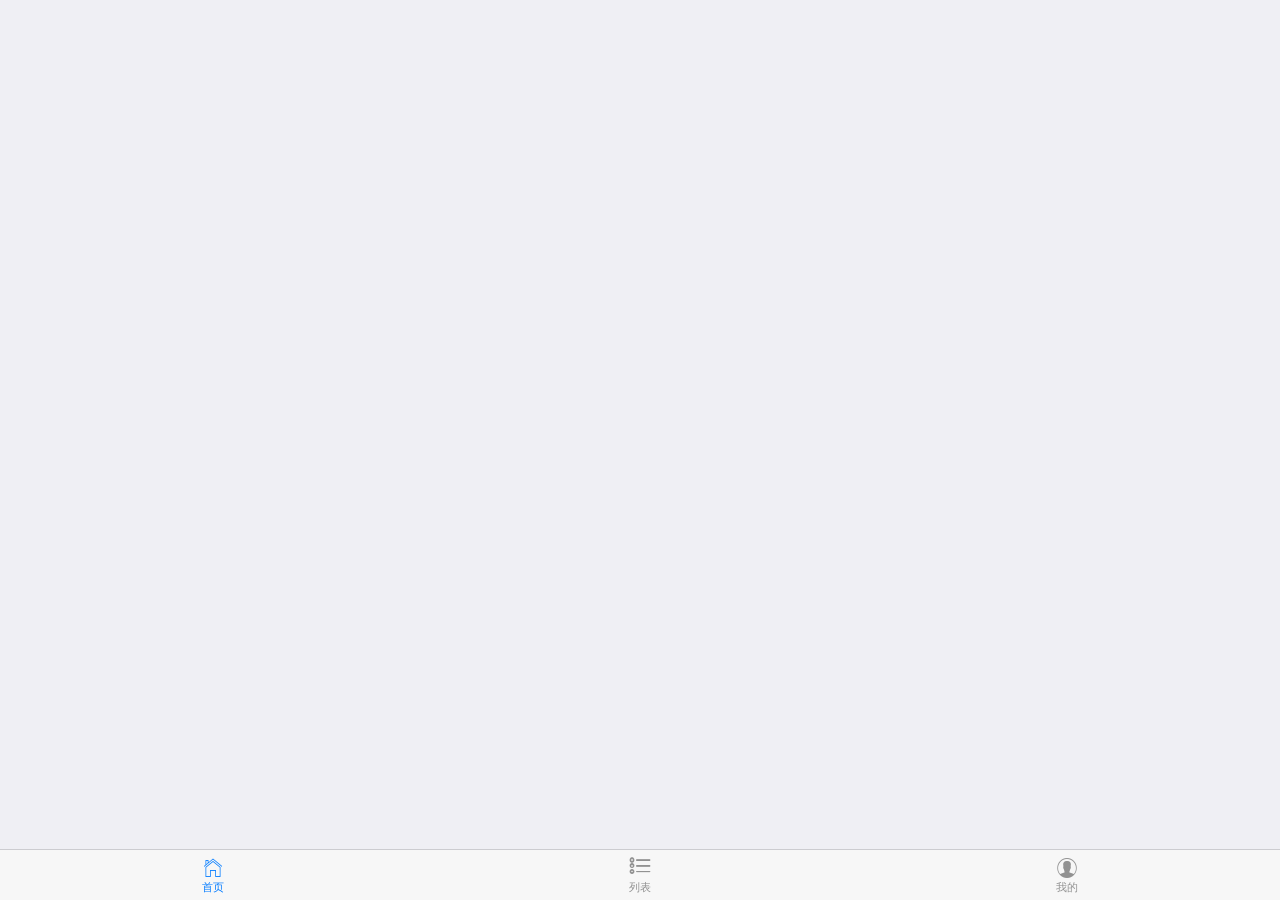
<file: index.html>
<!DOCTYPE html>
<html>
	<head>
		<meta charset="utf-8">
		<title>Hello MUI</title>
		<meta name="viewport" content="width=device-width, initial-scale=1,maximum-scale=1,user-scalable=no">
		<meta name="apple-mobile-web-app-capable" content="yes">
		<meta name="apple-mobile-web-app-status-bar-style" content="black">

		<link rel="stylesheet" href="./css/mui.min.css">
		<style>
			html,
			body {
				background-color: #efeff4;
			}
		</style>
	</head>

	<body>
	
		<nav class="mui-bar mui-bar-tab">
			<a id="defaultTab" class="mui-tab-item mui-active" href="main.html">
				<span class="mui-icon mui-icon-home"></span>
				<span class="mui-tab-label">首页</span>
			</a>
			<a class="mui-tab-item" href="list.html">
				<span class="mui-icon mui-icon-list"></span>
				<span class="mui-tab-label">列表</span>
			</a>
			<a class="mui-tab-item" href="mine.html">
				<span class="mui-icon mui-icon-contact"></span>
				<span class="mui-tab-label">我的</span>
			</a>

		</nav>
		<script src="./js/mui.min.js"></script>
		<script type="text/javascript" charset="utf-8">
			 //mui初始化
			mui.init({
//				statusBarBackground:''//更改状态栏颜色
			});
			//存放子窗口里的页面们，存的是名字还是地址？？？
			var subpages = ['main.html', 'list.html', 'mine.html'];
			
			//子窗口的样式 	能不能跳转别的ね？
			var subpage_style = {
				top: '0px',//width height left right opacity ...
				bottom: '51px',
				opacity: 1
			};
			
			//记录窗口是否是第一次显示
			var aniShow = {};
			
			
			 //创建子页面，首个选项卡页面显示，其它均隐藏；
			 //plus对象，在这里我们调用原生功能的一个重要对象， 在浏览器中没有
			mui.plusReady(function() {
				//强制竖屏
					plus.screen.lockOrientation("portrait-primary");
				//更改导航栏的文字颜色
				plus.navigator.setStatusBarStyle('light');
//				plus.navigator.setFullscreen(true);
				//在这里就可以放心大胆的使用plus对象了
				//找见当前页面所处的窗口的对象
				var self = plus.webview.currentWebview();

				for (var i = 0; i < 3; i++) {
//					????
					var temp = {};
					// 创建子窗口，第一个参数为窗口嵌入的页面的路径，第二个参数为窗口的id，第三个参数为窗口的样式
					var sub = plus.webview.create('./pages/'+subpages[i], subpages[i], subpage_style);
					
					if (i > 0) {
						//除了第一个，其他的都隐藏
						sub.hide();
					}else{
						temp[subpages[i]] = "true";
//						{
//							'main.html':'true'
//						}
						//此方法与Object.assign一样
						mui.extend(aniShow,temp);
						//
					}
					//将子窗口放入到当前窗口
					self.append(sub);
				}
			});
			 //当前激活选项
			var activeTab = subpages[0];//main.html
//			var title = document.getElementById("title");
			 //选项卡点击事件
			mui('.mui-bar-tab').on('tap', 'a', function(e) {
				//其实得到的是该tab对应的页面的地址（少了./pages）
				var targetTab = this.getAttribute('href');
				//如果想要跳转的和当前的一样，就不用做任何操作
				if (targetTab == activeTab) {
					return;
				}
				//更换标题
//				title.innerHTML = this.querySelector('.mui-tab-label').innerHTML;
				//显示目标选项卡
				//若为iOS平台或非首次显示，则直接显示
				//如果是ios就直接显示，如果是Android，第一次进入的时候以动画显示，以后就直接显示
				if(mui.os.ios||aniShow[targetTab]){
					//显示目标窗口
					plus.webview.show(targetTab);
				}else{
					//否则，使用fade-in动画，且保存变量
					var temp = {};
					temp[targetTab] = "true";
					
					mui.extend(aniShow,temp);
					//以动画的形式显示某一个窗口
					plus.webview.show(targetTab,"fade-in",300);
				}
				//隐藏当前;
				plus.webview.hide(activeTab);
				//更改当前活跃的选项卡
				activeTab = targetTab;
			});
			 //自定义事件，模拟点击“首页选项卡”
//			document.addEventListener('gohome', function() {
//				var defaultTab = document.getElementById("defaultTab");
//				//模拟首页点击
//				mui.trigger(defaultTab, 'tap');
//				//切换选项卡高亮
//				var current = document.querySelector(".mui-bar-tab>.mui-tab-item.mui-active");
//				if (defaultTab !== current) {
//					current.classList.remove('mui-active');
//					defaultTab.classList.add('mui-active');
//				}
//			});
		</script>
	</body>

</html>
</file>
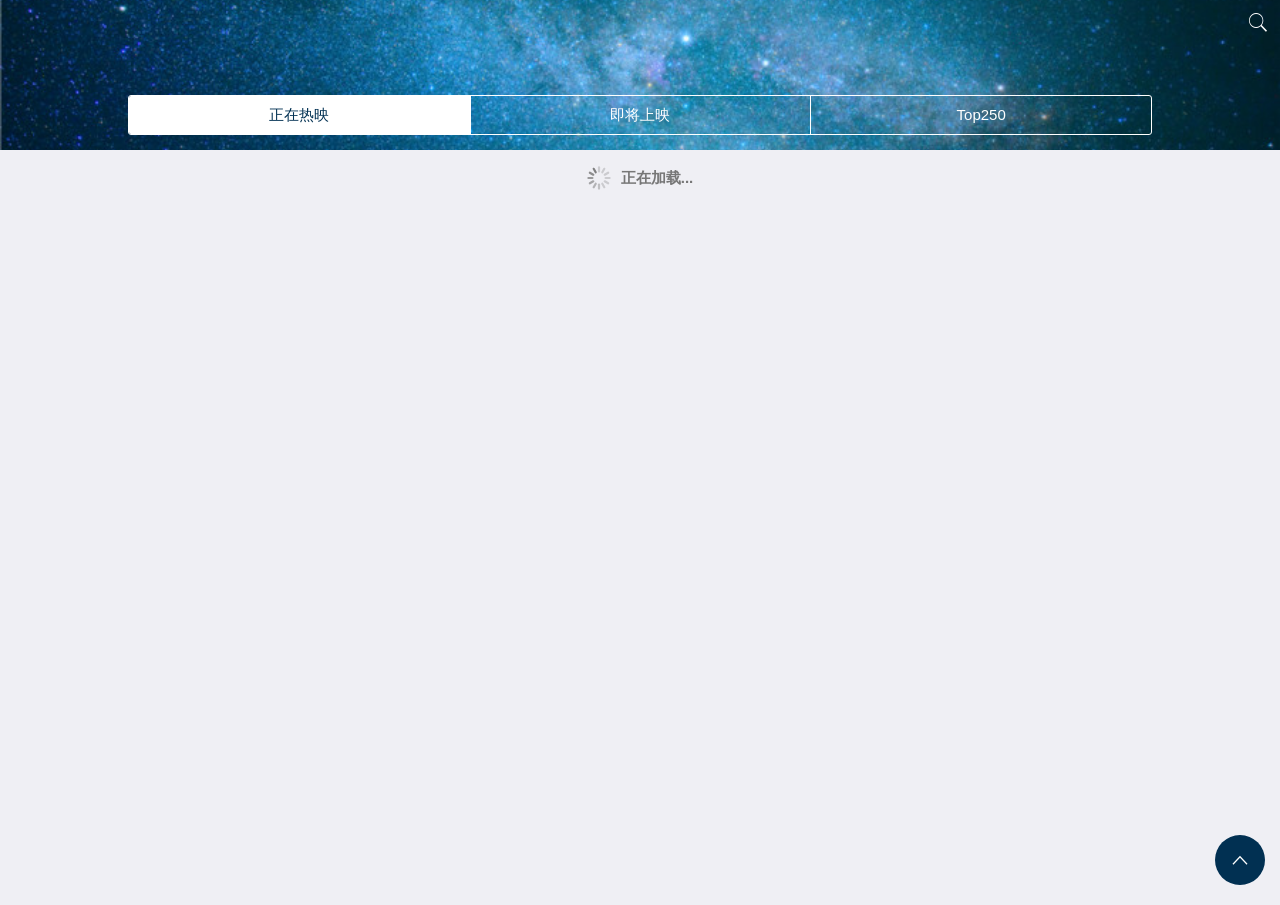
<file: pages/list.html>
<!DOCTYPE html>
<html>

	<head>
		<meta charset="utf-8">
		<title>Hello MUI</title>
		<meta name="viewport" content="width=device-width, initial-scale=1,maximum-scale=1,user-scalable=no">
		<meta name="apple-mobile-web-app-capable" content="yes">
		<meta name="apple-mobile-web-app-status-bar-style" content="black">
		<link rel="stylesheet" href="../css/mui.min.css">
		<script type="text/javascript">
			document.documentElement.style.fontSize = document.documentElement.clientWidth /3.75 +'px';
			window.onresize = function(){
				document.documentElement.style.fontSize = document.documentElement.clientWidth /3.75 +'px';
			}
		</script>
		<style>
			.bg-box {
				height: 150px;
				overflow: hidden;
				background-image: url(../images/star-sky.jpg);
				background-position: center center;
				background-size: 100%; 
				position: relative;
			}
			
			.header.mui-bar.mui-bar-nav {
				background: none;
				box-shadow: none;
				border: none;
			}
			.header a {
				color: #fff;
			}
			.type-btns {
				position: absolute;
				left: 0;right: 0;
				margin-left: auto;margin-right: auto;
				bottom: 15px;
				width: 80%;
				border-color: #fff;
			}
			.type-btns .mui-control-item {
				border-color:#fff;
				color: #fff;
			}
			.type-btns .mui-control-item.mui-active{
				background: #fff;
				color: #013052;
			}
			
			

		</style>
	</head>

	<body>
		<div class="bg-box">
			
			<header class="mui-bar mui-bar-nav header">
			    <a id="search" class="mui-icon mui-icon-search mui-pull-right"></a>		
			</header>
			
			<div id="segmentedControl" class="mui-segmented-control type-btns">
				<a data-type = "in_theaters" class="mui-control-item mui-active" href="#item1">正在热映</a>
				<a data-type = "coming_soon" class="mui-control-item" href="#item2">即将上映</a>
				<a data-type = "top250" class="mui-control-item" href="#item3">Top250</a>
			</div>
			
		</div>
		
		
		
		<script src="../js/mui.min.js"></script>
		<script src="../js/zepto_1.1.3.js" type="text/javascript" charset="utf-8"></script>
		<script>
			mui.init({
				subpages:[{//给当前窗口配置子窗口并放入页面
					url:'list-content.html',
					id:'list-content.html',
					styles:{
						top: '150px',
						bottom: '0px',
					}
				}]
			})
			
			init()
						
			function init () {
				//setStatusBarHeight()
				addEvent()
			}
			//设置导航栏高度
			function setStatusBarHeight () {
				mui.plusReady(function() {
					//状态栏的高度
					let sbh = plus.navigator.getStatusbarHeight();
					//头部的原高度 44
					let hh = $('.header').height()
					$('.header').height(hh + sbh + 'px').css('padding-top', sbh + 'px')
					
				})
			}
			
			function addEvent () {
				mui('#segmentedControl').on('tap', '.mui-control-item', function  () {
					let type = this.getAttribute('data-type')
					changeType(type)
				})
				
				mui(".header").on('tap', '#search', function  () {
					mui.openWindow({
					    url:'search.html',
					    id:'search.html',
					    styles:{
					      top:'0px',//新页面顶部位置
					      bottom:'0px',//新页面底部位置
					    },
					    createNew:false,//是否重复创建同样id的webview，默认为false:不重复创建，直接显示
					    waiting:{
					      autoShow:false,//自动显示等待框，默认为true
					    }
					})
				})
			}
			//切换类型的方法
			let content = null
			function changeType (type) {
				//触发子窗口的事件并且传入对应的type
				if (!content) {
					content = plus.webview.getWebviewById('list-content.html')
				}
				//触发某一个窗口的某一个事件
				mui.fire(content,'changeType',{type: type})
			}
			
			
			
		</script>
	</body>

</html>
</file>
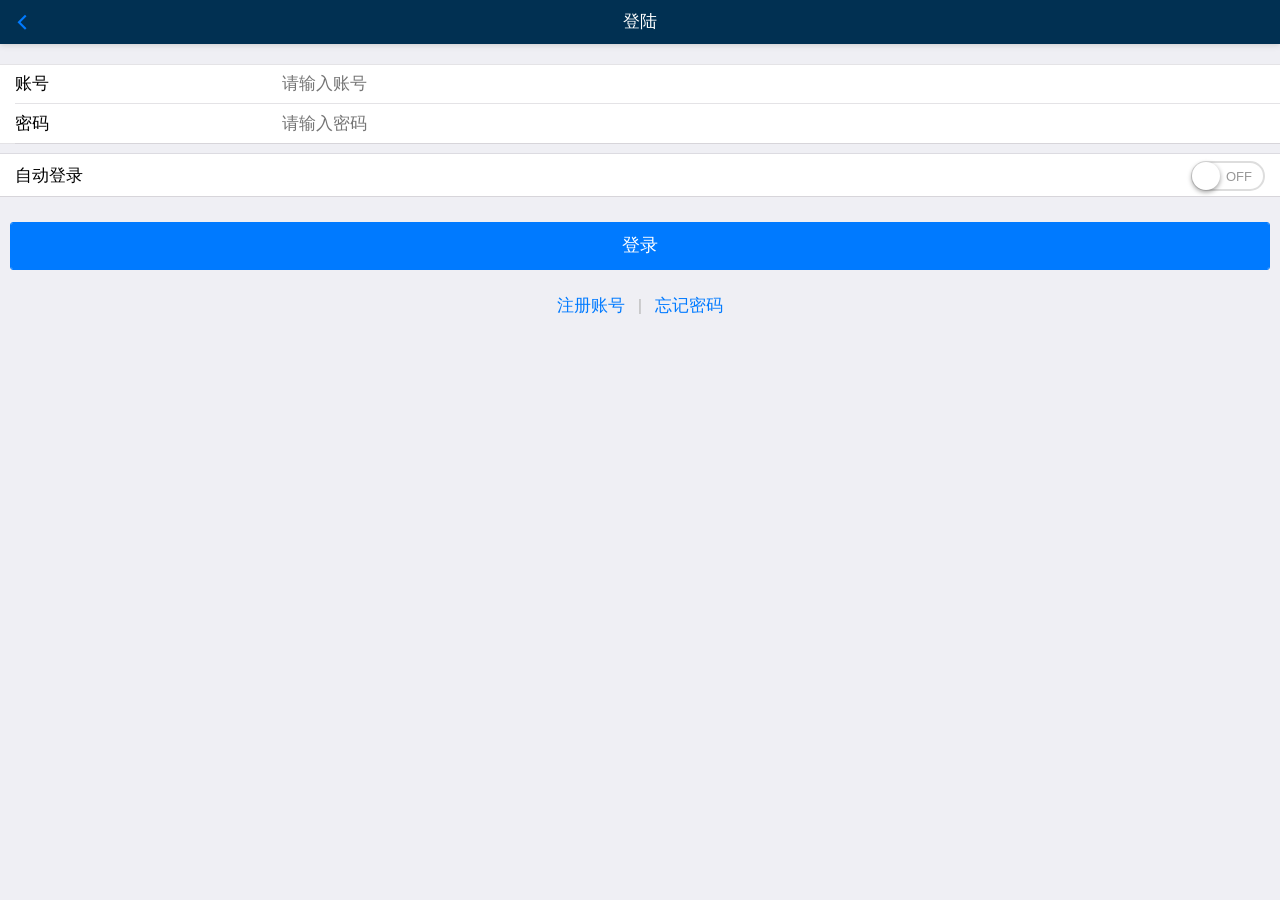
<file: pages/login.html>
<!DOCTYPE html>
<html class="ui-page-login">

	<head>
		<meta charset="utf-8">
		<meta name="viewport" content="width=device-width,initial-scale=1,minimum-scale=1,maximum-scale=1,user-scalable=no" />
		<title></title>
		<link href="../css/mui.min.css" rel="stylesheet" />
		<style>
			.ui-page-login,
			body {
				width: 100%;
				height: 100%;
				margin: 0px;
				padding: 0px;
			}
			.header {
				background: #013052;
				color: #fff;
			}
			.mui-title {color: #fff;}
			.mui-content{height: 100%;}
			.area {
				margin: 20px auto 0px auto;
			}
			
			.mui-input-group {
				margin-top: 10px;
			}
			
			.mui-input-group:first-child {
				margin-top: 20px;
			}
			
			.mui-input-group label {
				width: 22%;
			}
			
			.mui-input-row label~input,
			.mui-input-row label~select,
			.mui-input-row label~textarea {
				width: 78%;
			}
			
			.mui-checkbox input[type=checkbox],
			.mui-radio input[type=radio] {
				top: 6px;
			}
			
			.mui-content-padded {
				margin-top: 25px;
			}
			
			.mui-btn {
				padding: 10px;
			}
			
			.link-area {
				display: block;
				margin-top: 25px;
				text-align: center;
			}
			
			.spliter {
				color: #bbb;
				padding: 0px 8px;
			}
			
			.oauth-area {
				position: absolute;
				bottom: 20px;
				left: 0px;
				text-align: center;
				width: 100%;
				padding: 0px;
				margin: 0px;
			}
			
			.oauth-area .oauth-btn {
				display: inline-block;
				width: 50px;
				height: 50px;
				background-size: 30px 30px;
				background-position: center center;
				background-repeat: no-repeat;
				margin: 0px 20px;
				/*-webkit-filter: grayscale(100%); */
				border: solid 1px #ddd;
				border-radius: 25px;
			}
			
			.oauth-area .oauth-btn:active {
				border: solid 1px #aaa;
			}
			
			.oauth-area .oauth-btn.disabled {
				background-color: #ddd;
			}
		</style>

	</head>

	<body>
		<header class="mui-bar mui-bar-nav header">
		    <a class="mui-action-back mui-icon mui-icon-left-nav mui-pull-left"></a>
		    <h1 class="mui-title">登陆</h1>
		</header>
		<div class="mui-content content-box">
			<form id='login-form' class="mui-input-group">
				<div class="mui-input-row">
					<label>账号</label>
					<input id='account' type="text" class="mui-input-clear mui-input" placeholder="请输入账号">
				</div>
				<div class="mui-input-row">
					<label>密码</label>
					<input id='password' type="password" class="mui-input-clear mui-input" placeholder="请输入密码">
				</div>
			</form>
			<form class="mui-input-group">
				<ul class="mui-table-view mui-table-view-chevron">
					<li class="mui-table-view-cell">
						自动登录
						<div id="autoLogin" class="mui-switch">
							<div class="mui-switch-handle"></div>
						</div>
					</li>
				</ul>
			</form>
			<div class="mui-content-padded">
				<button id='login' class="mui-btn mui-btn-block mui-btn-primary">登录</button>
				<div class="link-area"><a id='reg'>注册账号</a> <span class="spliter">|</span> <a id='forgetPassword'>忘记密码</a>
				</div>
			</div>
			<div class="mui-content-padded oauth-area">

			</div>
		</div>
		<script src="../js/mui.min.js"></script>
		<script src="../js/zepto_1.1.3.js" type="text/javascript" charset="utf-8"></script>
		<script src="../js/app.js"></script>
		<script>
			(function($, doc) {
				
					
				$.init();
				//跳转头部的高度
				setStatusBarHeight()
				function setStatusBarHeight () {
					mui.plusReady(function() {
						let sbh = plus.navigator.getStatusbarHeight();
						//头部的原高度 44
						let hh = Zepto('.header').height()
						Zepto('.header').height(hh + sbh + 'px').css('padding-top', sbh + 'px')
						Zepto('.content-box').css('padding-top', (sbh +44)+ 'px')
					})
				}
				
				$.plusReady(function() {
					//从本地存储中取出设置信息
					var settings = app.getSettings();
					//从本地存储中取出状态
					var state = app.getState();
					
					//预加载一个界面，需要显示的时候就不需要等待里面的页面加载完成了
//					var mainPage = $.preload({
//						"id": 'main',
//						"url": 'main.html'
//					});

					
					//第三方登录
					var authBtns = ['qihoo', 'weixin', 'sinaweibo', 'qq']; //配置业务支持的第三方登录
					//存放可使用的授权服务列表，键值对的键为id，值为服务
					var auths = {};
					//存放第三方登陆的小按钮的盒子
					var oauthArea = doc.querySelector('.oauth-area');
					
					plus.oauth.getServices(function(services) {
						//services就是本终端可以使用的登陆授权服务列表
						for (var i in services) {
							//单个的服务
							var service = services[i];
							auths[service.id] = service;
							//判断现有的，是不是我们想用的
							if (~authBtns.indexOf(service.id)) {
								//查看设备是否安装该app
								var isInstalled = app.isInstalled(service.id);
								var btn = document.createElement('div');
								//如果微信未安装，则为不启用状态
								btn.setAttribute('class', 'oauth-btn' + (!isInstalled && service.id === 'weixin' ? (' disabled') : ''));
								//三方登陆授权的按钮放入到dom中
								btn.authId = service.id;
								btn.style.backgroundImage = 'url("../images/' + service.id + '.png")'
								oauthArea.appendChild(btn);
							}
						}
						//三方登陆授权按钮点击的时候
						$(oauthArea).on('tap', '.oauth-btn', function() {
							//如果当前的服务不可用
							if (this.classList.contains('disabled')) {
								plus.nativeUI.toast('您尚未安装微信客户端');
								return;
							}
							//对应的登陆授权服务
							var auth = auths[this.authId];
							//显示等待框架
							var waiting = plus.nativeUI.showWaiting();
							//进行第三方登陆
							auth.login(function() {//成功回调
								//关闭等待框
								waiting.close();
								//弹出登陆成功信息
								plus.nativeUI.toast("登录认证成功");
								//开始获取用户的信息
								auth.getUserInfo(function() {				
									plus.nativeUI.toast("获取用户信息成功");
									var name = auth.userInfo.nickname || auth.userInfo.name;
									
									//登陆成功了，也得到了用户信息，应该跳转回mine了
									
									localStorage.userInfo = JSON.stringify(auth.userInfo)
									//通知mine去获取最新的登陆信息									
									
									let mine = plus.webview.getWebviewById('mine.html')
									
									$.fire(mine, 'change-login',{userInfo: auth.userInfo})
									
									
									//mui封装好的返回
									$.back()
								}, function(e) {//获取用户信息的失败回调
									plus.nativeUI.toast("获取用户信息失败：" + e.message);
								});
							}, function(e) {//登陆失败回调
								waiting.close();
								plus.nativeUI.toast("登录认证失败：" + e.message);
							});
						});
					}, function(e) {
						//在这里没有获取到登陆授权
						oauthArea.style.display = 'none';
						plus.nativeUI.toast("获取登录认证失败：" + e.message);
					});
				
				});
			}(mui, document));
		</script>
	</body>

</html>
</file>
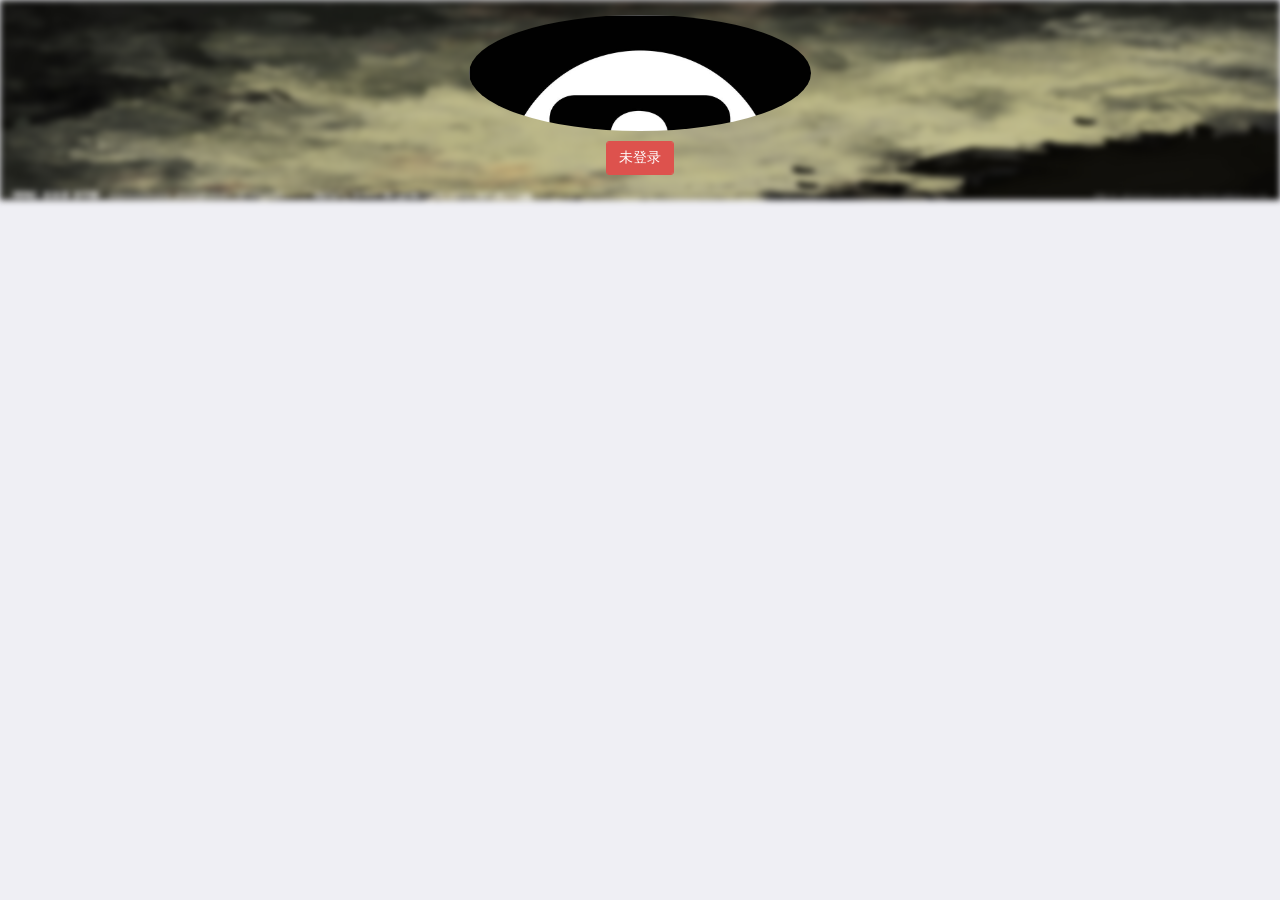
<file: pages/mine.html>
<!DOCTYPE html>
<html>
	<head>
		<meta charset="utf-8">
		<title>Hello MUI</title>
		<meta name="viewport" content="width=device-width, initial-scale=1,maximum-scale=1,user-scalable=no">
		<meta name="apple-mobile-web-app-capable" content="yes">
		<meta name="apple-mobile-web-app-status-bar-style" content="black">
		<link rel="stylesheet" href="../css/mui.min.css">
		<script type="text/javascript">
			document.documentElement.style.fontSize = document.documentElement.clientWidth /3.75 +'px';
			window.onresize = function(){
				document.documentElement.style.fontSize = document.documentElement.clientWidth /3.75 +'px';
			}
		</script>
		<style>
			.bg-box {
				height: 200px;
				position: relative;
			}
			.bg-img-box {
				width: 100%;
				height: 100%;
				background-image:url('../images/not-login-bg.jpg');
				background-size: 100% 100%;
				-webkit-filter:blur(3px);
				filter:blur(3px);
			}
			.head-img-box {
				width: 1rem;height: 1rem;
				border-radius: 50%;overflow: hidden;
			}
			.info-box {
				width: 100%;
				height: 100%;
				position: absolute;
				top: 0;left: 0;
				padding: 15px 0px;
				display: flex;flex-flow: column;
				align-items: center;justify-content: space-around;
			}
		</style>
	</head>

	<body>
		
		<div class="bg-box">		
			<div class="bg-img-box"></div>
			<div class="info-box">
				<div class="head-img-box">
					<img id="head-img" width="100%" src="../images/user-notlogin.jpg" alt="" />
				</div>
				
				<p class="mui-text-center"> 
					<div class="btn-info-box mui-hidden">
						<button id="username" class="mui-btn mui-btn-default"></button> 
						<button id="exit" class="mui-btn mui-btn-primary">注销</button> 
					</div>
					<button id="login-btn" class="mui-btn mui-btn-danger  mui-hidden">未登录</button> 
				</p>
			</div>
			
			
		</div>
		
		<script src="../js/mui.min.js"></script>
		<script src="../js/zepto_1.1.3.js" type="text/javascript" charset="utf-8"></script>
		<script>
			init() 
			function init () {
				//检测是否登陆
				checkLogin(logined, unlogined)
				//绑定各种事件
				addEvent ()
			}
			//获取用户信息
			function getUserInfo () {
				return localStorage.userInfo?JSON.parse(localStorage.userInfo) : null
			}
			//检测登陆的处理
			function checkLogin (success,fail) {				
				let userInfo = getUserInfo ()	
				if(userInfo) {
					success(userInfo)
				}else{
					fail()
				}								
			}
			//登陆之后
			function logined (userInfo) {
				$("#head-img").prop('src', userInfo.headimgurl)
				$(".btn-info-box").removeClass('mui-hidden').find('#username').html(userInfo.nickname)
				$("#login-btn").addClass('mui-hidden')
			}
			//没有登陆
			function unlogined () {
				$("#head-img").prop('src', "../images/user-notlogin.jpg")
				$(".btn-info-box").addClass('mui-hidden')
				$("#login-btn").removeClass('mui-hidden')
			}
			//注销
			function exit () {
				localStorage.removeItem('userInfo')
				unlogined ()
			}
			
			function addEvent () {
				mui(".btn-info-box").on('tap', '#exit',exit)
				//绑定事件，等到登陆成功的时候被触发
				window.addEventListener('change-login',function  (e) {
					logined(e.detail.userInfo)
				})		
				
				
				mui(".info-box").on('tap','#login-btn', function  () {
					mui.openWindow({
						url:'login.html',
						id: 'login.html',
						styles:{
							top:'0px',bottom:'0px'
						}
					})
				})
				//点击头像
				mui(".info-box").on('tap','.head-img-box', function () {
					let userInfo = getUserInfo()
					if( userInfo ) {
						showActionSheet () 
					}
				})
			}
			
			
			function showActionSheet () {
				
				var actionbuttons=[{title:"拍照"},{title:"相册"}];
				
				var actionstyle={cancel:"取消",buttons:actionbuttons};
				
				plus.nativeUI.actionSheet(actionstyle,function(e){
					
					switch ( e.index ) {
						//拍照
						case 1: changeHeadImgByCapture ();break;
						//从相册选取
						case 2: changeHeadImgByGallery ();break;
					}
					
				});
			}
			
			
			function changeHeadImgByCapture () {//拍照
				
				var cmr = plus.camera.getCamera();//获取摄像头
				//获得相机支持的某种分辨率和格式
				var res = cmr.supportedImageResolutions[0];
				var fmt = cmr.supportedImageFormats[0];
				//拍照
				cmr.captureImage( function( path ){ 
						movePictureToHead(path)
					},
					{resolution:res,format:fmt}
				);
			}
			
			function changeHeadImgByGallery () {//从相册选取
				plus.gallery.pick(function(path){
					movePictureToHead(path)
				})
			}
			
			//将获取的图片路径放到页面中
			function movePictureToHead(path){
				//会根据路径找见对应的文件路径
				plus.io.resolveLocalFileSystemURL(path, function(entry) { 
					//真正的图片路径
	                var s = entry.toLocalURL() + "?version=" + new Date().getTime(); 	                		                    
					//uploadHead(s); /*上传图片*/ 
					//更改头像
					$("#head-img").prop('src',s)
					
					//同步本地存储里的头像
					let userInfo = getUserInfo()					
					userInfo.headimgurl = s;					
					localStorage.userInfo = JSON.stringify(userInfo)
					
	            });
			}
			

			
			
		</script>
	</body>

</html>
</file>
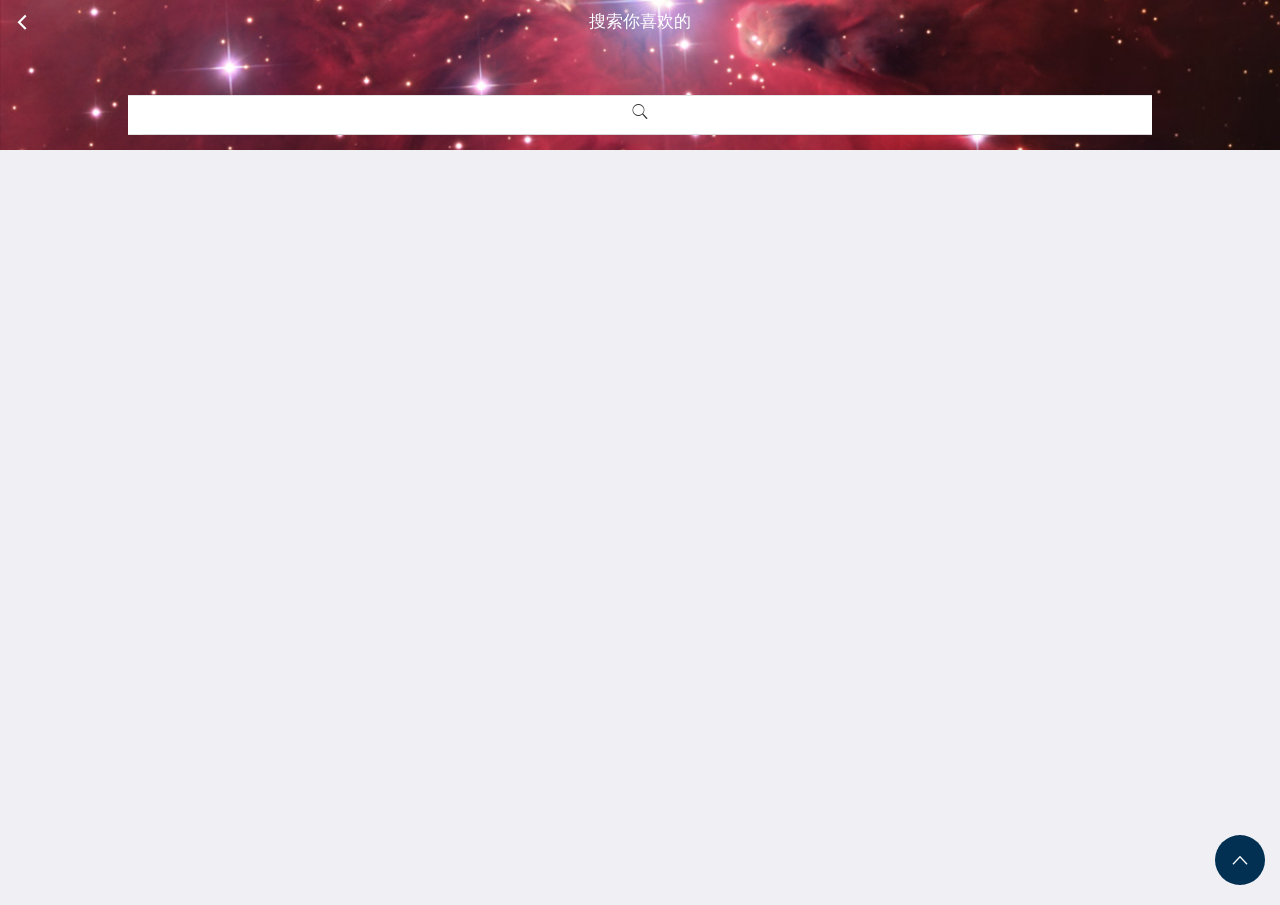
<file: pages/search.html>
<!doctype html>
<html>

	<head>
		<meta charset="UTF-8">
		<title></title>
		<meta name="viewport" content="width=device-width,initial-scale=1,minimum-scale=1,maximum-scale=1,user-scalable=no" />
		<link href="../css/mui.min.css" rel="stylesheet" />
		<script type="text/javascript">
			document.documentElement.style.fontSize = document.documentElement.clientWidth /3.75 +'px';
			window.onresize = function(){
				document.documentElement.style.fontSize = document.documentElement.clientWidth /3.75 +'px';
			}
		</script>
		<style>
			.bg-box {
				height: 150px;
				overflow: hidden;
				background-image: url(../images/star-sky-2.jpg);
				background-position: center center;
				background-size: 100%; 
				position: relative;
			}
			.header.mui-bar.mui-bar-nav {
				background: none;
				box-shadow: none;
				border: none;
			}
			.header a,.header h1 {
				color: #fff;
			}
			.mui-input-group {
				position: absolute;
				bottom: 15px;
				width: 80%;
				left: 10%;
				
			}
		</style>
	</head>

	<body>
		
		<div class="bg-box">
			
			<header class="mui-bar mui-bar-nav header">
			    <a class="mui-action-back mui-icon mui-icon-left-nav mui-pull-left"></a>
			    <h1 class="mui-title">搜索你喜欢的</h1>
			</header>
			<form id="form" class="mui-input-group">
				<div class="mui-input-row mui-search">
				    <input id="search-input" type="search" class="mui-input-clear" placeholder="">
				</div>
			</form>
			
		</div>
		
		<div class="mui-content">
			
		</div>
		
		<script src="../js/mui.min.js"></script>
		<script src="../js/zepto_1.1.3.js" type="text/javascript" charset="utf-8"></script>
		<script type="text/javascript">
			mui.init({
				subpages:[
					{
						url: 'search-content.html',
						id: 'search-content.html',
						styles: {
							top:　'150px',
							bottom: '0px'
						}
					}
				]
			})
			
			init()
						
			function init () {
				setStatusBarHeight()
				submitHandler()
			}
			//设置导航栏高度
			function setStatusBarHeight () {
				mui.plusReady(function() {
					//状态栏的高度
					let sbh = plus.navigator.getStatusbarHeight();
					//头部的原高度 44
					let hh = $('.header').height()
					$('.header').height(hh + sbh + 'px').css('padding-top', sbh + 'px')
					
				})
			}
			
			let content = null
			
			function submitHandler() {
				$("#form").submit(function  (e) {
					e.preventDefault()
					let q = $("#search-input").val()
					
					if(!content) {
						content = plus.webview.getWebviewById('search-content.html')
					}
					mui.fire(content,'search',{q: q})
					$("#search-input").blur()
				})
			}
		</script>
	</body>

</html>
</file>
